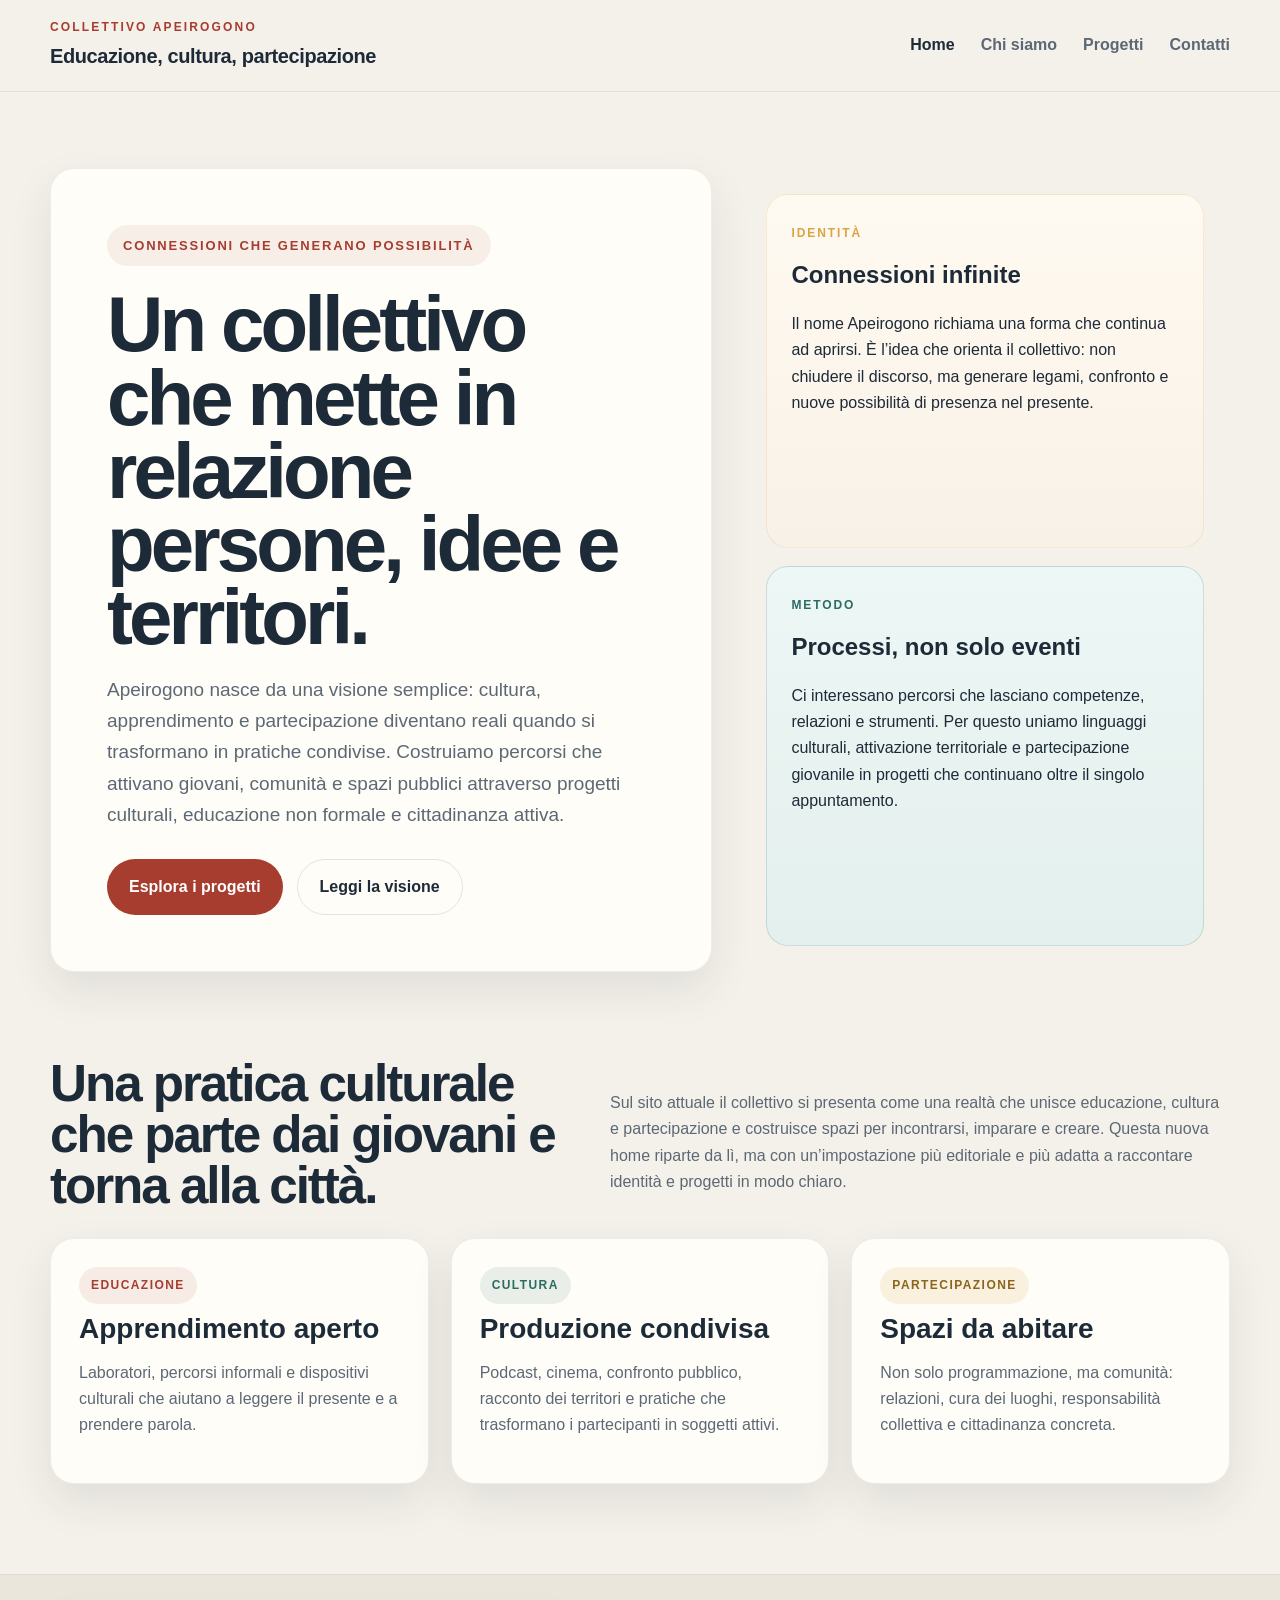
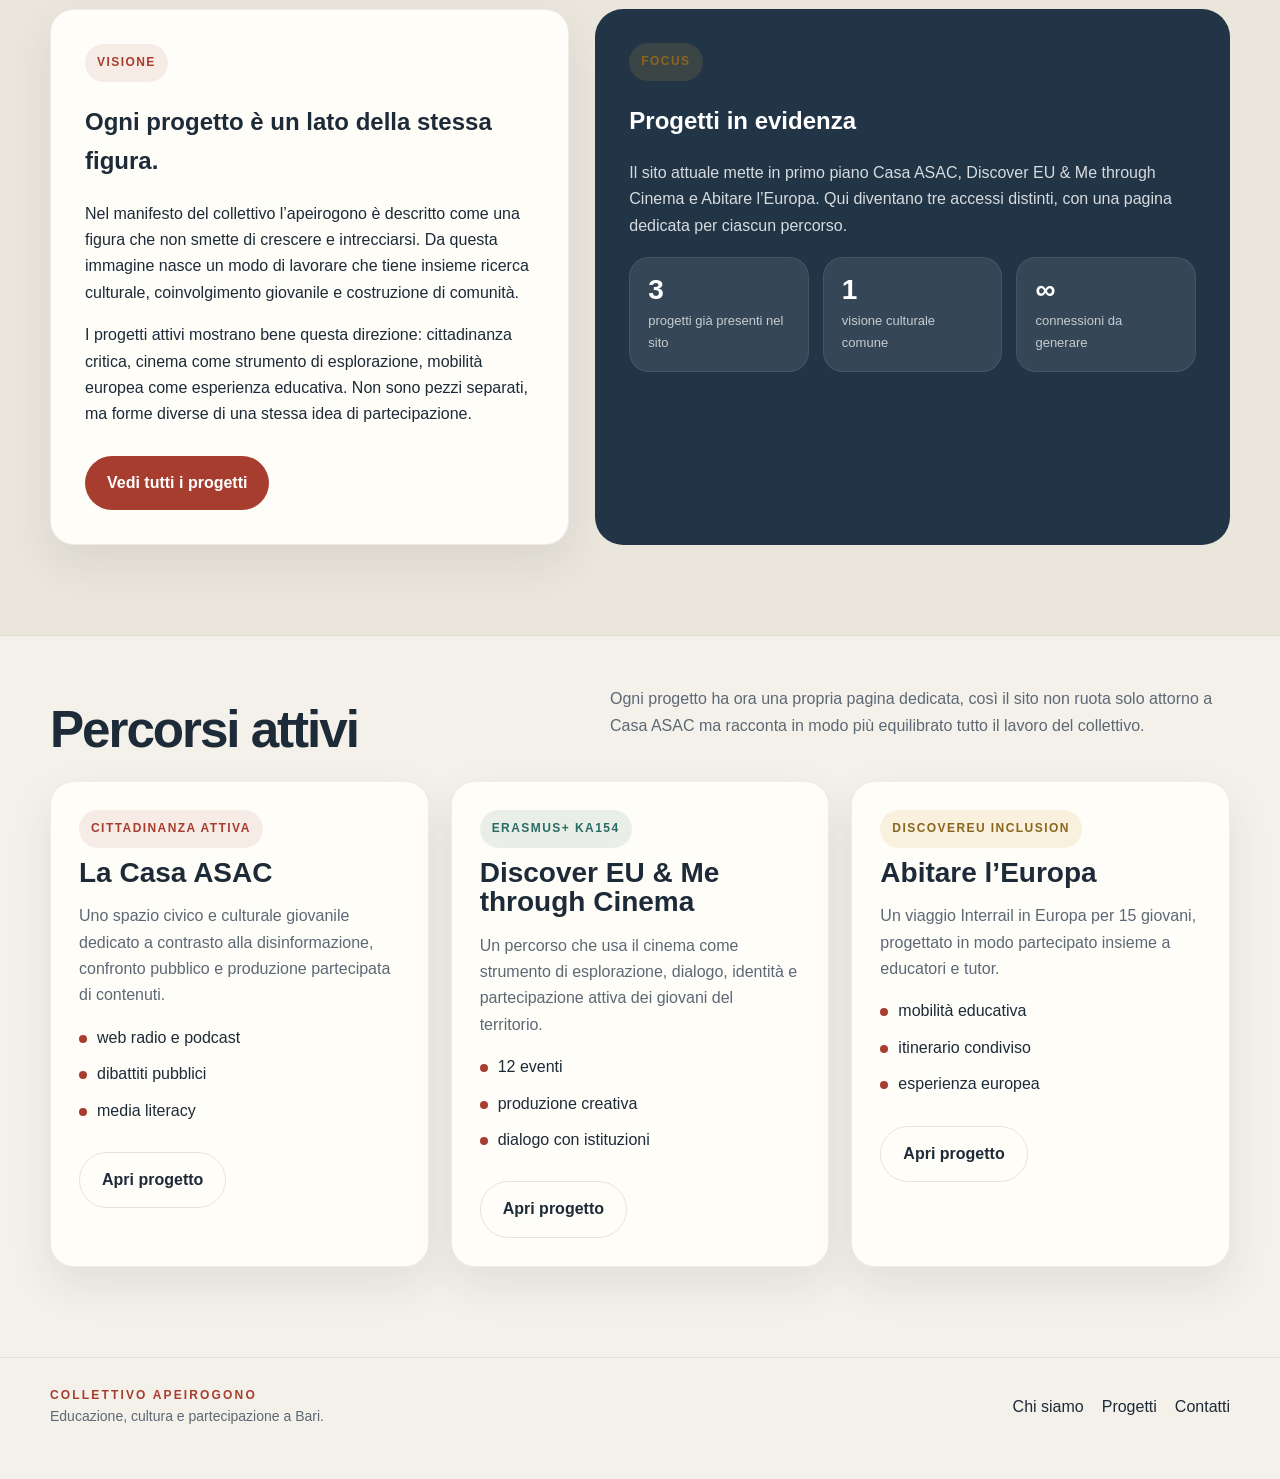
<file: index.html>
<!DOCTYPE html>
<html lang="it">
<head>
  <meta charset="UTF-8" />
  <meta name="viewport" content="width=device-width, initial-scale=1.0" />
  <title>Collettivo Apeirogono</title>
  <meta name="description" content="Collettivo Apeirogono: educazione, cultura e partecipazione. Progetti, percorsi europei e spazi di cittadinanza attiva a Bari." />
  <link rel="stylesheet" href="styles.css" />
</head>
<body>
  <header class="site-header">
    <div class="container navbar">
      <a href="index.html" class="brand">
        <span class="brand-kicker">Collettivo Apeirogono</span>
        <span class="brand-title">Educazione, cultura, partecipazione</span>
      </a>
      <button class="nav-toggle" aria-label="Apri menu">☰</button>
      <nav class="nav-links">
        <a href="index.html" class="active">Home</a>
        <a href="chi-siamo.html">Chi siamo</a>
        <a href="progetti.html">Progetti</a>
        <a href="contatti.html">Contatti</a>
      </nav>
    </div>
  </header>

  <main>
    <section class="hero">
      <div class="container hero-grid">
        <div class="panel hero-main">
          <span class="eyebrow">Connessioni che generano possibilità</span>
          <h1>Un collettivo che mette in relazione persone, idee e territori.</h1>
          <p class="lead">
            Apeirogono nasce da una visione semplice: cultura, apprendimento e partecipazione diventano reali quando si trasformano in pratiche condivise. Costruiamo percorsi che attivano giovani, comunità e spazi pubblici attraverso progetti culturali, educazione non formale e cittadinanza attiva.
          </p>
          <div class="actions">
            <a class="btn primary" href="progetti.html">Esplora i progetti</a>
            <a class="btn secondary" href="chi-siamo.html">Leggi la visione</a>
          </div>
        </div>
        <div class="hero-side">
          <div class="info-card">
            <span class="small-kicker gold">Identità</span>
            <h3>Connessioni infinite</h3>
            <p>
              Il nome Apeirogono richiama una forma che continua ad aprirsi. È l’idea che orienta il collettivo: non chiudere il discorso, ma generare legami, confronto e nuove possibilità di presenza nel presente.
            </p>
          </div>
          <div class="info-card teal">
            <span class="small-kicker teal">Metodo</span>
            <h3>Processi, non solo eventi</h3>
            <p>
              Ci interessano percorsi che lasciano competenze, relazioni e strumenti. Per questo uniamo linguaggi culturali, attivazione territoriale e partecipazione giovanile in progetti che continuano oltre il singolo appuntamento.
            </p>
          </div>
        </div>
      </div>
    </section>

    <section class="section">
      <div class="container">
        <div class="section-head">
          <h2>Una pratica culturale che parte dai giovani e torna alla città.</h2>
          <p>
            Sul sito attuale il collettivo si presenta come una realtà che unisce educazione, cultura e partecipazione e costruisce spazi per incontrarsi, imparare e creare. Questa nuova home riparte da lì, ma con un’impostazione più editoriale e più adatta a raccontare identità e progetti in modo chiaro.
          </p>
        </div>
        <div class="grid-3">
          <article class="card">
            <div class="card-body">
              <span class="tag coral">Educazione</span>
              <h3>Apprendimento aperto</h3>
              <p>Laboratori, percorsi informali e dispositivi culturali che aiutano a leggere il presente e a prendere parola.</p>
            </div>
          </article>
          <article class="card">
            <div class="card-body">
              <span class="tag teal">Cultura</span>
              <h3>Produzione condivisa</h3>
              <p>Podcast, cinema, confronto pubblico, racconto dei territori e pratiche che trasformano i partecipanti in soggetti attivi.</p>
            </div>
          </article>
          <article class="card">
            <div class="card-body">
              <span class="tag gold">Partecipazione</span>
              <h3>Spazi da abitare</h3>
              <p>Non solo programmazione, ma comunità: relazioni, cura dei luoghi, responsabilità collettiva e cittadinanza concreta.</p>
            </div>
          </article>
        </div>
      </div>
    </section>

    <section class="section alt-band">
      <div class="container editorial">
        <div class="panel editorial-copy">
          <span class="tag coral">Visione</span>
          <h2>Ogni progetto è un lato della stessa figura.</h2>
          <p>
            Nel manifesto del collettivo l’apeirogono è descritto come una figura che non smette di crescere e intrecciarsi. Da questa immagine nasce un modo di lavorare che tiene insieme ricerca culturale, coinvolgimento giovanile e costruzione di comunità.
          </p>
          <p>
            I progetti attivi mostrano bene questa direzione: cittadinanza critica, cinema come strumento di esplorazione, mobilità europea come esperienza educativa. Non sono pezzi separati, ma forme diverse di una stessa idea di partecipazione.
          </p>
          <div class="actions">
            <a class="btn primary" href="progetti.html">Vedi tutti i progetti</a>
          </div>
        </div>
        <div class="editorial-panel">
          <span class="tag gold">Focus</span>
          <h2>Progetti in evidenza</h2>
          <p>
            Il sito attuale mette in primo piano Casa ASAC, Discover EU &amp; Me through Cinema e Abitare l’Europa. Qui diventano tre accessi distinti, con una pagina dedicata per ciascun percorso.
          </p>
          <div class="metrics">
            <div class="metric"><strong>3</strong><span>progetti già presenti nel sito</span></div>
            <div class="metric"><strong>1</strong><span>visione culturale comune</span></div>
            <div class="metric"><strong>∞</strong><span>connessioni da generare</span></div>
          </div>
        </div>
      </div>
    </section>

    <section class="section">
      <div class="container">
        <div class="section-head">
          <h2>Percorsi attivi</h2>
          <p>Ogni progetto ha ora una propria pagina dedicata, così il sito non ruota solo attorno a Casa ASAC ma racconta in modo più equilibrato tutto il lavoro del collettivo.</p>
        </div>
        <div class="grid-3">
          <article class="card">
            <div class="card-body">
              <span class="tag coral">Cittadinanza attiva</span>
              <h3>La Casa ASAC</h3>
              <p>Uno spazio civico e culturale giovanile dedicato a contrasto alla disinformazione, confronto pubblico e produzione partecipata di contenuti.</p>
              <ul class="list">
                <li>web radio e podcast</li>
                <li>dibattiti pubblici</li>
                <li>media literacy</li>
              </ul>
              <div class="actions"><a class="btn secondary" href="progetto-casa-asac.html">Apri progetto</a></div>
            </div>
          </article>
          <article class="card">
            <div class="card-body">
              <span class="tag teal">Erasmus+ KA154</span>
              <h3>Discover EU &amp; Me through Cinema</h3>
              <p>Un percorso che usa il cinema come strumento di esplorazione, dialogo, identità e partecipazione attiva dei giovani del territorio.</p>
              <ul class="list">
                <li>12 eventi</li>
                <li>produzione creativa</li>
                <li>dialogo con istituzioni</li>
              </ul>
              <div class="actions"><a class="btn secondary" href="progetto-discover-eu.html">Apri progetto</a></div>
            </div>
          </article>
          <article class="card">
            <div class="card-body">
              <span class="tag gold">DiscoverEU Inclusion</span>
              <h3>Abitare l’Europa</h3>
              <p>Un viaggio Interrail in Europa per 15 giovani, progettato in modo partecipato insieme a educatori e tutor.</p>
              <ul class="list">
                <li>mobilità educativa</li>
                <li>itinerario condiviso</li>
                <li>esperienza europea</li>
              </ul>
              <div class="actions"><a class="btn secondary" href="progetto-abitare-europa.html">Apri progetto</a></div>
            </div>
          </article>
        </div>
      </div>
    </section>
  </main>

  <footer class="footer">
    <div class="container footer-grid">
      <div>
        <div class="brand-kicker">Collettivo Apeirogono</div>
        <div class="notice">Educazione, cultura e partecipazione a Bari.</div>
      </div>
      <nav class="footer-nav">
        <a href="chi-siamo.html">Chi siamo</a>
        <a href="progetti.html">Progetti</a>
        <a href="contatti.html">Contatti</a>
      </nav>
    </div>
  </footer>
  <script src="script.js"></script>
</body>
</html>
</file>
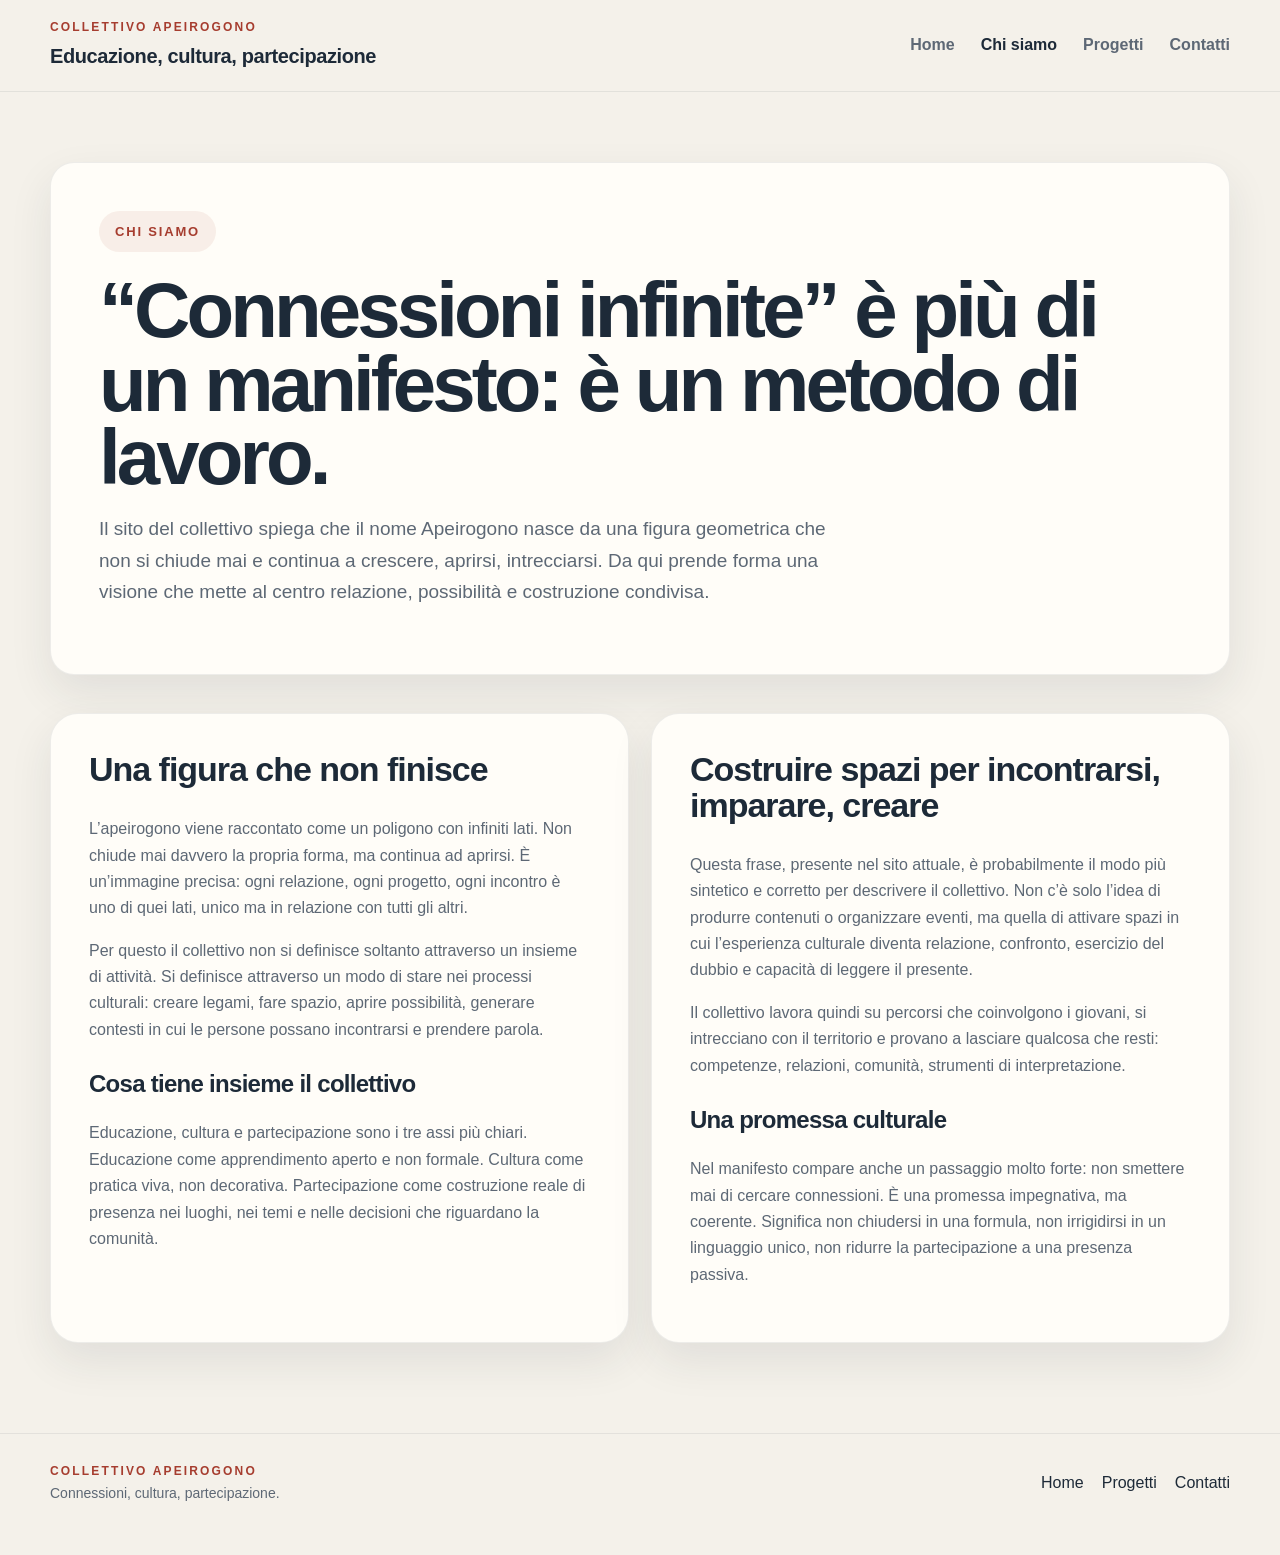
<file: chi-siamo.html>
<!DOCTYPE html>
<html lang="it">
<head>
  <meta charset="UTF-8" />
  <meta name="viewport" content="width=device-width, initial-scale=1.0" />
  <title>Chi siamo — Collettivo Apeirogono</title>
  <link rel="stylesheet" href="styles.css" />
</head>
<body>
  <header class="site-header">
    <div class="container navbar">
      <a href="index.html" class="brand">
        <span class="brand-kicker">Collettivo Apeirogono</span>
        <span class="brand-title">Educazione, cultura, partecipazione</span>
      </a>
      <button class="nav-toggle" aria-label="Apri menu">☰</button>
      <nav class="nav-links">
        <a href="index.html">Home</a>
        <a href="chi-siamo.html" class="active">Chi siamo</a>
        <a href="progetti.html">Progetti</a>
        <a href="contatti.html">Contatti</a>
      </nav>
    </div>
  </header>

  <main>
    <section class="page-hero">
      <div class="container">
        <div class="panel">
          <span class="eyebrow">Chi siamo</span>
          <h1>“Connessioni infinite” è più di un manifesto: è un metodo di lavoro.</h1>
          <p class="lead">
            Il sito del collettivo spiega che il nome Apeirogono nasce da una figura geometrica che non si chiude mai e continua a crescere, aprirsi, intrecciarsi. Da qui prende forma una visione che mette al centro relazione, possibilità e costruzione condivisa.
          </p>
        </div>
      </div>
    </section>

    <section class="content">
      <div class="container grid-2">
        <article class="prose">
          <h2>Una figura che non finisce</h2>
          <p>
            L’apeirogono viene raccontato come un poligono con infiniti lati. Non chiude mai davvero la propria forma, ma continua ad aprirsi. È un’immagine precisa: ogni relazione, ogni progetto, ogni incontro è uno di quei lati, unico ma in relazione con tutti gli altri.
          </p>
          <p>
            Per questo il collettivo non si definisce soltanto attraverso un insieme di attività. Si definisce attraverso un modo di stare nei processi culturali: creare legami, fare spazio, aprire possibilità, generare contesti in cui le persone possano incontrarsi e prendere parola.
          </p>
          <h3>Cosa tiene insieme il collettivo</h3>
          <p>
            Educazione, cultura e partecipazione sono i tre assi più chiari. Educazione come apprendimento aperto e non formale. Cultura come pratica viva, non decorativa. Partecipazione come costruzione reale di presenza nei luoghi, nei temi e nelle decisioni che riguardano la comunità.
          </p>
        </article>

        <article class="prose">
          <h2>Costruire spazi per incontrarsi, imparare, creare</h2>
          <p>
            Questa frase, presente nel sito attuale, è probabilmente il modo più sintetico e corretto per descrivere il collettivo. Non c’è solo l’idea di produrre contenuti o organizzare eventi, ma quella di attivare spazi in cui l’esperienza culturale diventa relazione, confronto, esercizio del dubbio e capacità di leggere il presente.
          </p>
          <p>
            Il collettivo lavora quindi su percorsi che coinvolgono i giovani, si intrecciano con il territorio e provano a lasciare qualcosa che resti: competenze, relazioni, comunità, strumenti di interpretazione.
          </p>
          <h3>Una promessa culturale</h3>
          <p>
            Nel manifesto compare anche un passaggio molto forte: non smettere mai di cercare connessioni. È una promessa impegnativa, ma coerente. Significa non chiudersi in una formula, non irrigidirsi in un linguaggio unico, non ridurre la partecipazione a una presenza passiva.
          </p>
        </article>
      </div>
    </section>
  </main>

  <footer class="footer">
    <div class="container footer-grid">
      <div>
        <div class="brand-kicker">Collettivo Apeirogono</div>
        <div class="notice">Connessioni, cultura, partecipazione.</div>
      </div>
      <nav class="footer-nav">
        <a href="index.html">Home</a>
        <a href="progetti.html">Progetti</a>
        <a href="contatti.html">Contatti</a>
      </nav>
    </div>
  </footer>
  <script src="script.js"></script>
</body>
</html>
</file>
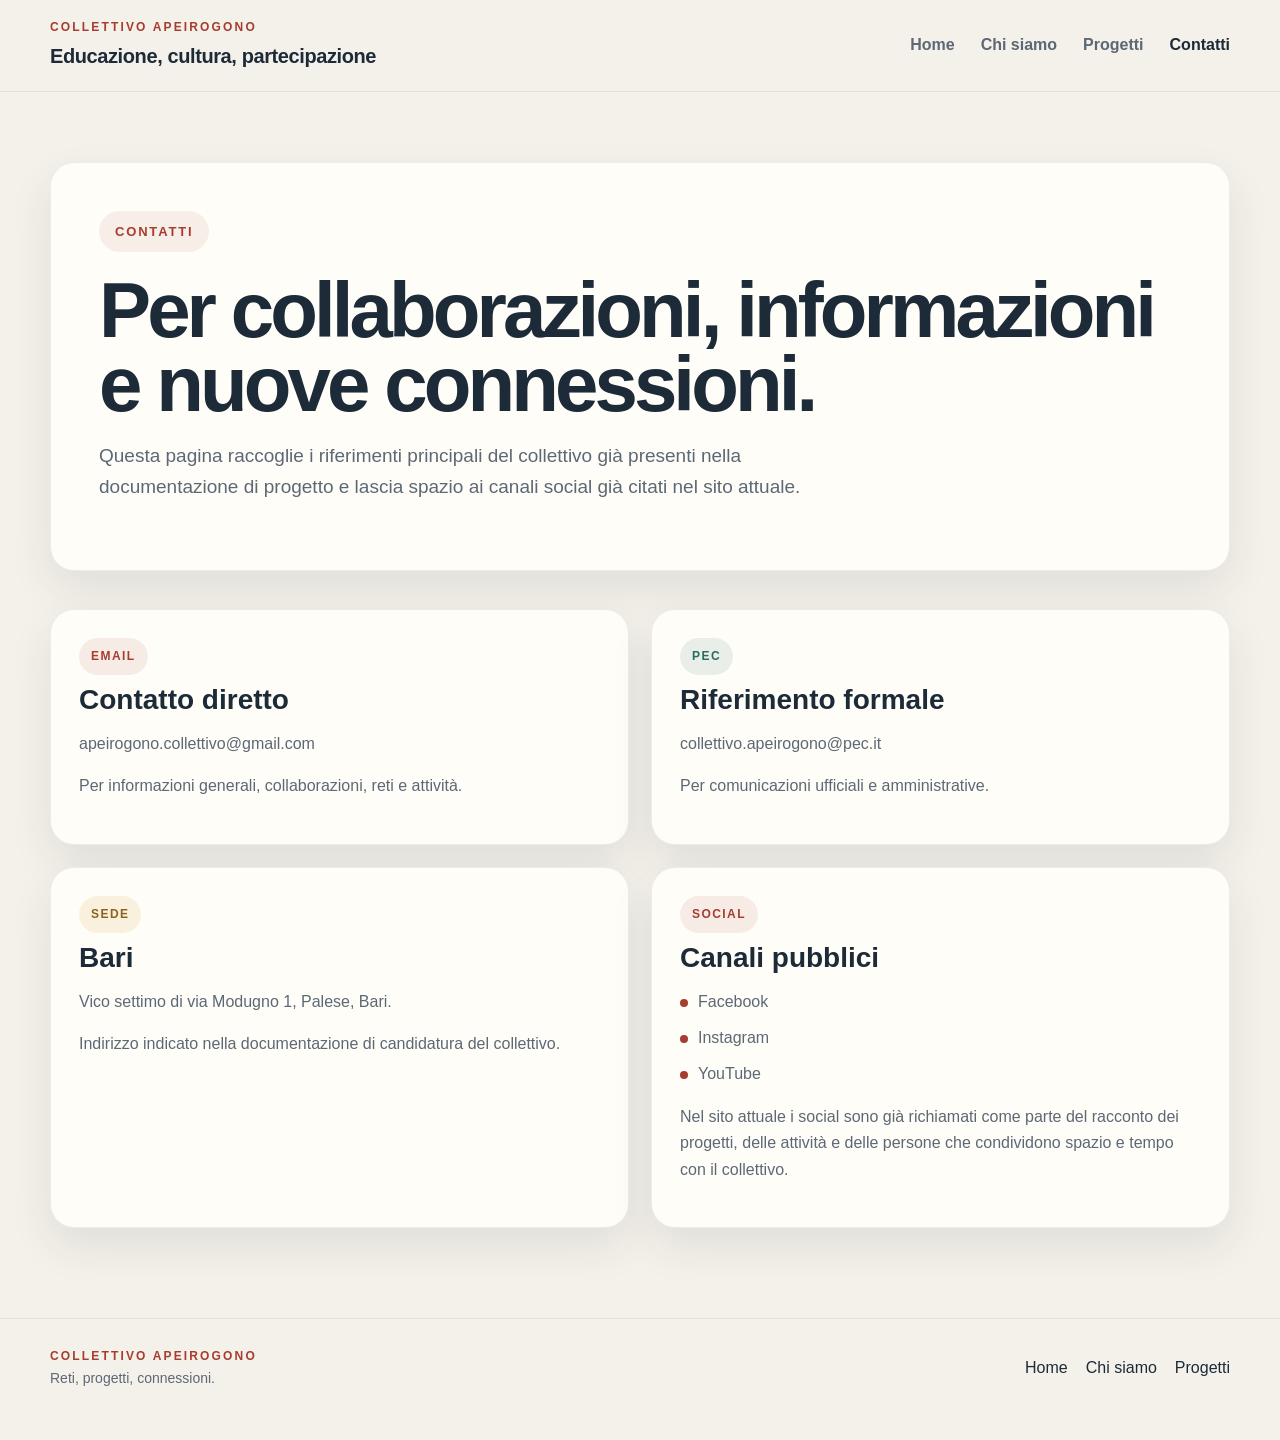
<file: contatti.html>
<!DOCTYPE html>
<html lang="it">
<head>
  <meta charset="UTF-8" />
  <meta name="viewport" content="width=device-width, initial-scale=1.0" />
  <title>Contatti — Collettivo Apeirogono</title>
  <link rel="stylesheet" href="styles.css" />
</head>
<body>
  <header class="site-header">
    <div class="container navbar">
      <a href="index.html" class="brand">
        <span class="brand-kicker">Collettivo Apeirogono</span>
        <span class="brand-title">Educazione, cultura, partecipazione</span>
      </a>
      <button class="nav-toggle" aria-label="Apri menu">☰</button>
      <nav class="nav-links">
        <a href="index.html">Home</a>
        <a href="chi-siamo.html">Chi siamo</a>
        <a href="progetti.html">Progetti</a>
        <a href="contatti.html" class="active">Contatti</a>
      </nav>
    </div>
  </header>

  <main>
    <section class="page-hero">
      <div class="container">
        <div class="panel">
          <span class="eyebrow">Contatti</span>
          <h1>Per collaborazioni, informazioni e nuove connessioni.</h1>
          <p class="lead">
            Questa pagina raccoglie i riferimenti principali del collettivo già presenti nella documentazione di progetto e lascia spazio ai canali social già citati nel sito attuale.
          </p>
        </div>
      </div>
    </section>

    <section class="content">
      <div class="container contact-grid">
        <article class="card contact-card">
          <span class="tag coral">Email</span>
          <h3>Contatto diretto</h3>
          <p><a href="mailto:apeirogono.collettivo@gmail.com">apeirogono.collettivo@gmail.com</a></p>
          <p>Per informazioni generali, collaborazioni, reti e attività.</p>
        </article>
        <article class="card contact-card">
          <span class="tag teal">PEC</span>
          <h3>Riferimento formale</h3>
          <p><a href="mailto:collettivo.apeirogono@pec.it">collettivo.apeirogono@pec.it</a></p>
          <p>Per comunicazioni ufficiali e amministrative.</p>
        </article>
        <article class="card contact-card">
          <span class="tag gold">Sede</span>
          <h3>Bari</h3>
          <p>Vico settimo di via Modugno 1, Palese, Bari.</p>
          <p>Indirizzo indicato nella documentazione di candidatura del collettivo.</p>
        </article>
        <article class="card contact-card">
          <span class="tag coral">Social</span>
          <h3>Canali pubblici</h3>
          <ul class="list">
            <li>Facebook</li>
            <li>Instagram</li>
            <li>YouTube</li>
          </ul>
          <p>Nel sito attuale i social sono già richiamati come parte del racconto dei progetti, delle attività e delle persone che condividono spazio e tempo con il collettivo.</p>
        </article>
      </div>
    </section>
  </main>

  <footer class="footer">
    <div class="container footer-grid">
      <div>
        <div class="brand-kicker">Collettivo Apeirogono</div>
        <div class="notice">Reti, progetti, connessioni.</div>
      </div>
      <nav class="footer-nav">
        <a href="index.html">Home</a>
        <a href="chi-siamo.html">Chi siamo</a>
        <a href="progetti.html">Progetti</a>
      </nav>
    </div>
  </footer>
  <script src="script.js"></script>
</body>
</html>
</file>
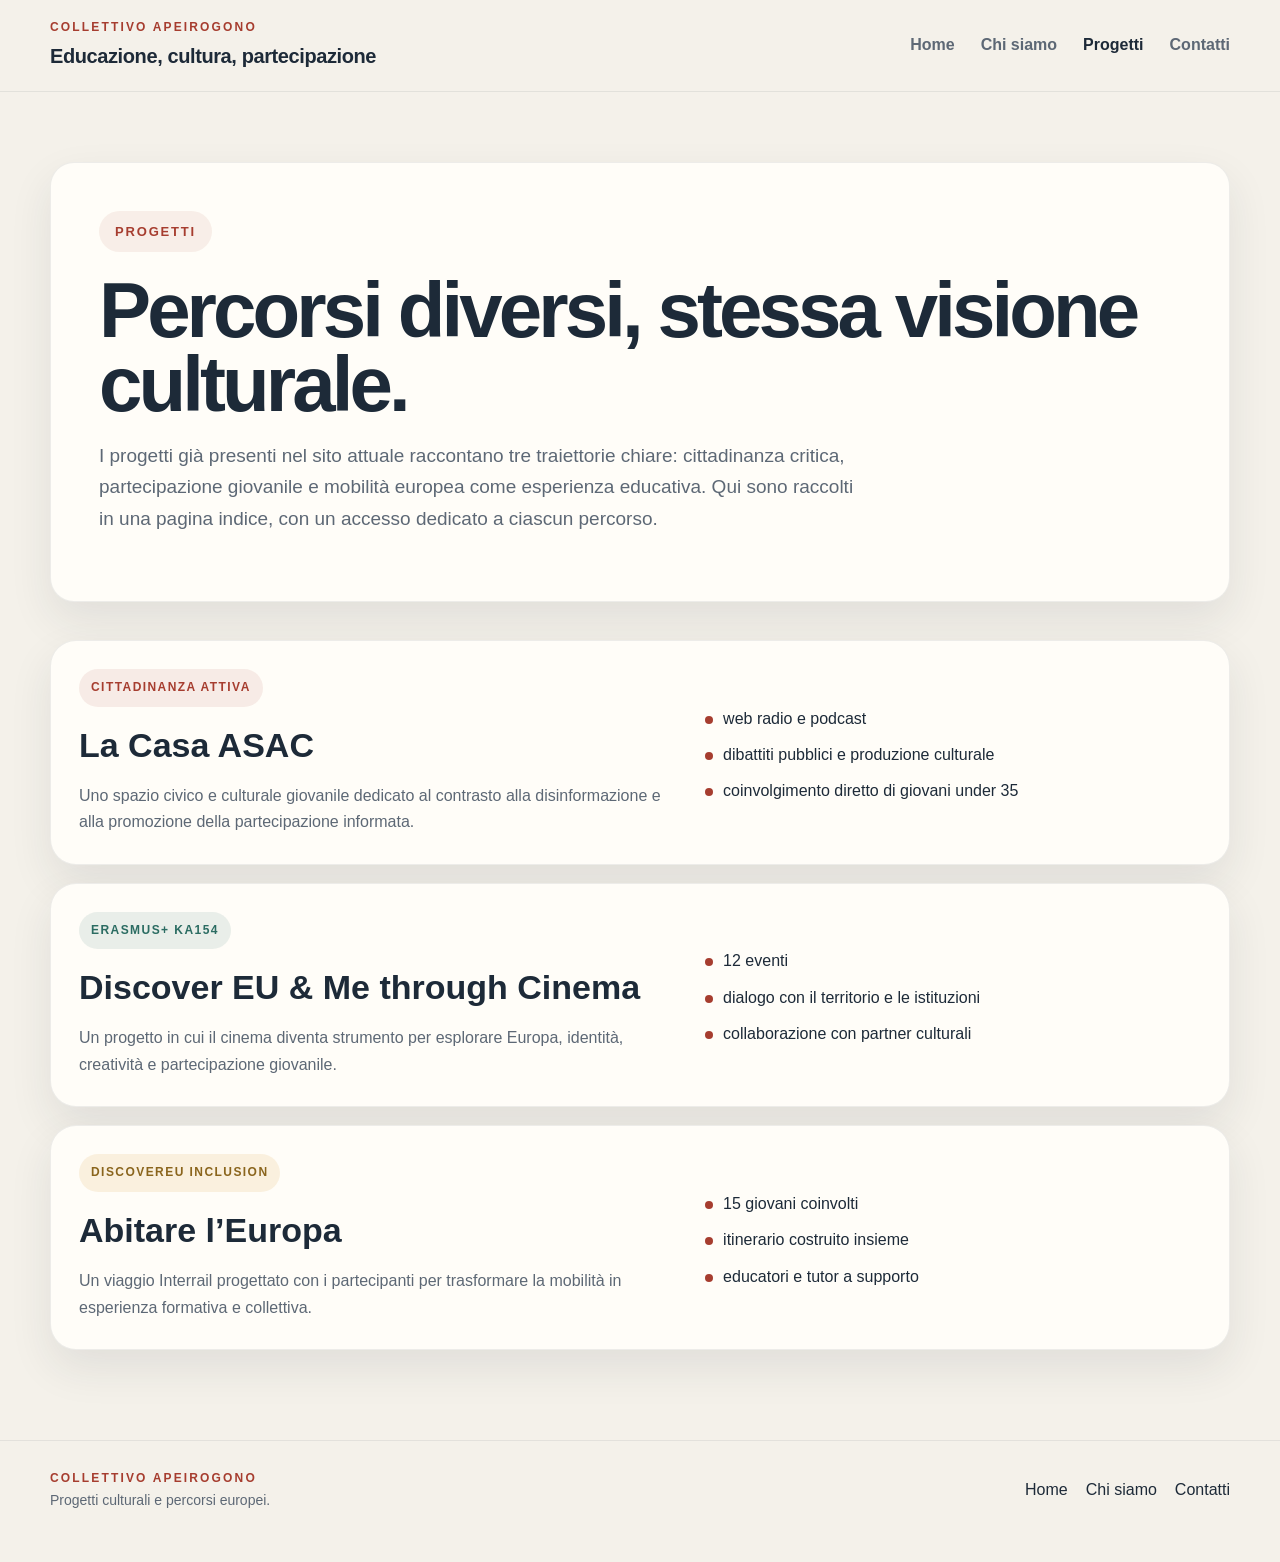
<file: progetti.html>
<!DOCTYPE html>
<html lang="it">
<head>
  <meta charset="UTF-8" />
  <meta name="viewport" content="width=device-width, initial-scale=1.0" />
  <title>Progetti — Collettivo Apeirogono</title>
  <link rel="stylesheet" href="styles.css" />
</head>
<body>
  <header class="site-header">
    <div class="container navbar">
      <a href="index.html" class="brand">
        <span class="brand-kicker">Collettivo Apeirogono</span>
        <span class="brand-title">Educazione, cultura, partecipazione</span>
      </a>
      <button class="nav-toggle" aria-label="Apri menu">☰</button>
      <nav class="nav-links">
        <a href="index.html">Home</a>
        <a href="chi-siamo.html">Chi siamo</a>
        <a href="progetti.html" class="active">Progetti</a>
        <a href="contatti.html">Contatti</a>
      </nav>
    </div>
  </header>

  <main>
    <section class="page-hero">
      <div class="container">
        <div class="panel">
          <span class="eyebrow">Progetti</span>
          <h1>Percorsi diversi, stessa visione culturale.</h1>
          <p class="lead">
            I progetti già presenti nel sito attuale raccontano tre traiettorie chiare: cittadinanza critica, partecipazione giovanile e mobilità europea come esperienza educativa. Qui sono raccolti in una pagina indice, con un accesso dedicato a ciascun percorso.
          </p>
        </div>
      </div>
    </section>

    <section class="content">
      <div class="container project-index">
        <a class="project-link" href="progetto-casa-asac.html">
          <div>
            <span class="tag coral">Cittadinanza attiva</span>
            <h3>La Casa ASAC</h3>
            <p>Uno spazio civico e culturale giovanile dedicato al contrasto alla disinformazione e alla promozione della partecipazione informata.</p>
          </div>
          <div>
            <ul class="list">
              <li>web radio e podcast</li>
              <li>dibattiti pubblici e produzione culturale</li>
              <li>coinvolgimento diretto di giovani under 35</li>
            </ul>
          </div>
        </a>

        <a class="project-link" href="progetto-discover-eu.html">
          <div>
            <span class="tag teal">Erasmus+ KA154</span>
            <h3>Discover EU &amp; Me through Cinema</h3>
            <p>Un progetto in cui il cinema diventa strumento per esplorare Europa, identità, creatività e partecipazione giovanile.</p>
          </div>
          <div>
            <ul class="list">
              <li>12 eventi</li>
              <li>dialogo con il territorio e le istituzioni</li>
              <li>collaborazione con partner culturali</li>
            </ul>
          </div>
        </a>

        <a class="project-link" href="progetto-abitare-europa.html">
          <div>
            <span class="tag gold">DiscoverEU Inclusion</span>
            <h3>Abitare l’Europa</h3>
            <p>Un viaggio Interrail progettato con i partecipanti per trasformare la mobilità in esperienza formativa e collettiva.</p>
          </div>
          <div>
            <ul class="list">
              <li>15 giovani coinvolti</li>
              <li>itinerario costruito insieme</li>
              <li>educatori e tutor a supporto</li>
            </ul>
          </div>
        </a>
      </div>
    </section>
  </main>

  <footer class="footer">
    <div class="container footer-grid">
      <div>
        <div class="brand-kicker">Collettivo Apeirogono</div>
        <div class="notice">Progetti culturali e percorsi europei.</div>
      </div>
      <nav class="footer-nav">
        <a href="index.html">Home</a>
        <a href="chi-siamo.html">Chi siamo</a>
        <a href="contatti.html">Contatti</a>
      </nav>
    </div>
  </footer>
  <script src="script.js"></script>
</body>
</html>
</file>
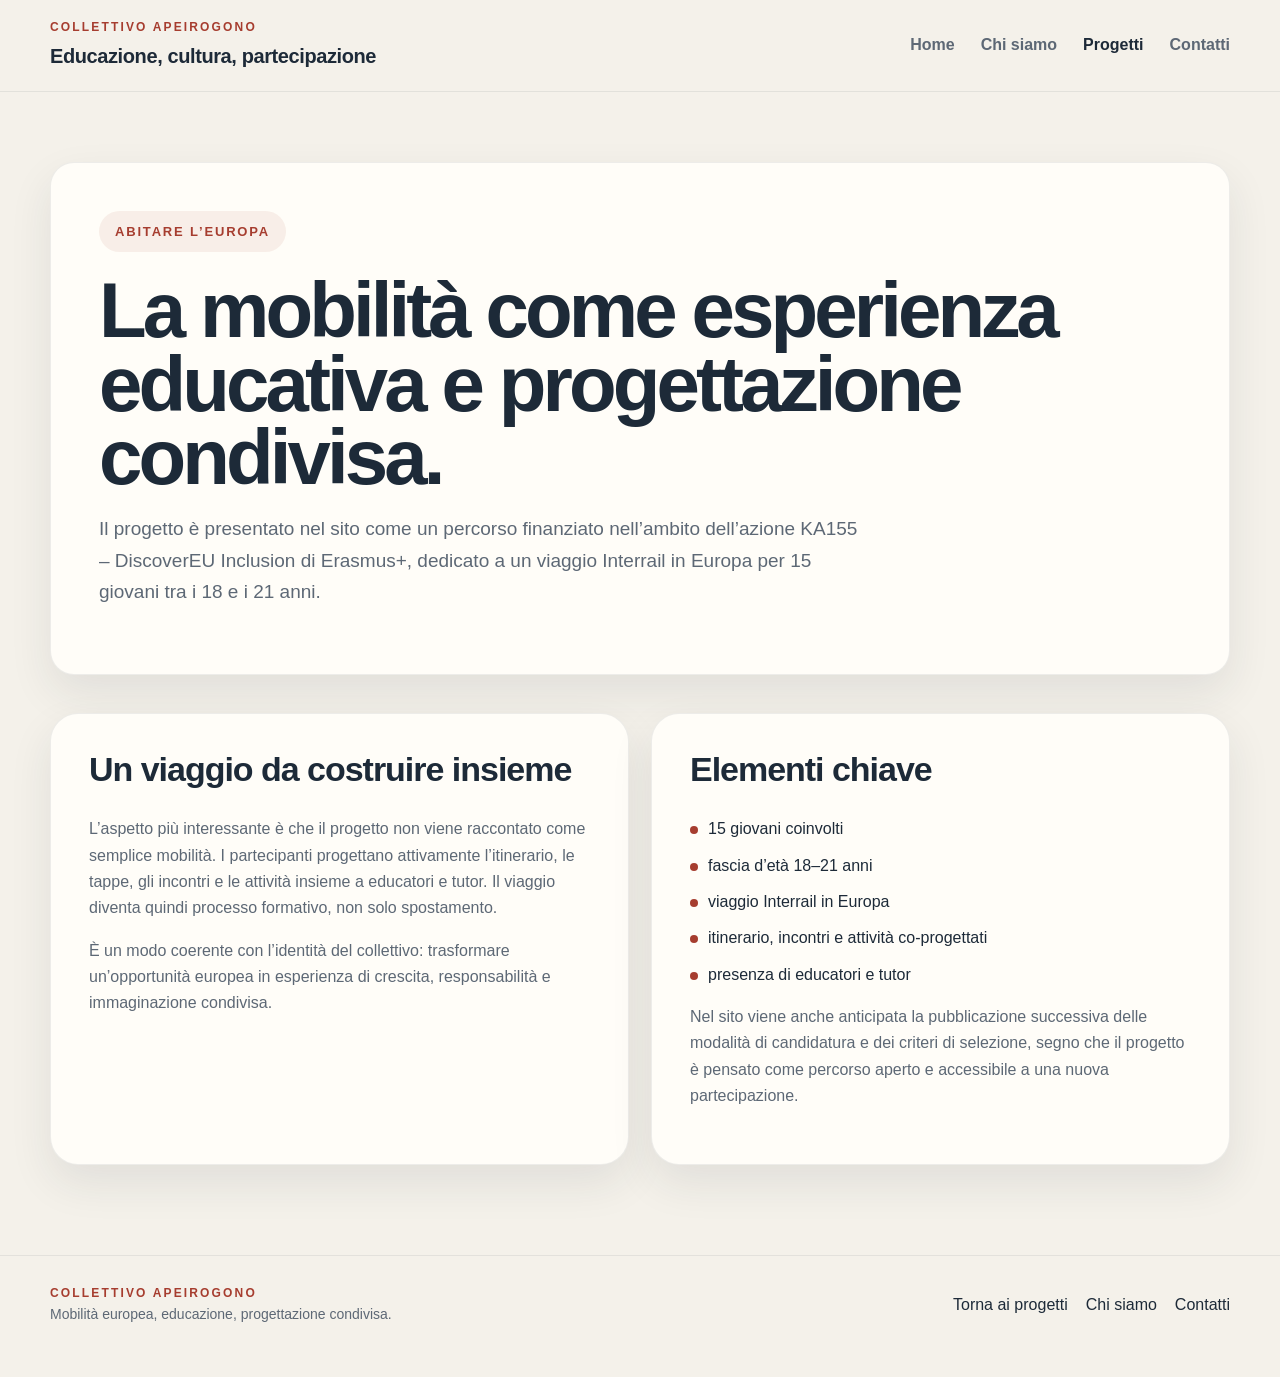
<file: progetto-abitare-europa.html>
<!DOCTYPE html>
<html lang="it">
<head>
  <meta charset="UTF-8" />
  <meta name="viewport" content="width=device-width, initial-scale=1.0" />
  <title>Abitare l’Europa — Collettivo Apeirogono</title>
  <link rel="stylesheet" href="styles.css" />
</head>
<body>
  <header class="site-header">
    <div class="container navbar">
      <a href="index.html" class="brand">
        <span class="brand-kicker">Collettivo Apeirogono</span>
        <span class="brand-title">Educazione, cultura, partecipazione</span>
      </a>
      <button class="nav-toggle" aria-label="Apri menu">☰</button>
      <nav class="nav-links">
        <a href="index.html">Home</a>
        <a href="chi-siamo.html">Chi siamo</a>
        <a href="progetti.html" class="active">Progetti</a>
        <a href="contatti.html">Contatti</a>
      </nav>
    </div>
  </header>

  <main>
    <section class="page-hero">
      <div class="container">
        <div class="panel">
          <span class="eyebrow">Abitare l’Europa</span>
          <h1>La mobilità come esperienza educativa e progettazione condivisa.</h1>
          <p class="lead">
            Il progetto è presentato nel sito come un percorso finanziato nell’ambito dell’azione KA155 – DiscoverEU Inclusion di Erasmus+, dedicato a un viaggio Interrail in Europa per 15 giovani tra i 18 e i 21 anni.
          </p>
        </div>
      </div>
    </section>

    <section class="content">
      <div class="container grid-2">
        <article class="prose">
          <h2>Un viaggio da costruire insieme</h2>
          <p>
            L’aspetto più interessante è che il progetto non viene raccontato come semplice mobilità. I partecipanti progettano attivamente l’itinerario, le tappe, gli incontri e le attività insieme a educatori e tutor. Il viaggio diventa quindi processo formativo, non solo spostamento.
          </p>
          <p>
            È un modo coerente con l’identità del collettivo: trasformare un’opportunità europea in esperienza di crescita, responsabilità e immaginazione condivisa.
          </p>
        </article>
        <article class="prose">
          <h2>Elementi chiave</h2>
          <ul class="list">
            <li>15 giovani coinvolti</li>
            <li>fascia d’età 18–21 anni</li>
            <li>viaggio Interrail in Europa</li>
            <li>itinerario, incontri e attività co-progettati</li>
            <li>presenza di educatori e tutor</li>
          </ul>
          <p>
            Nel sito viene anche anticipata la pubblicazione successiva delle modalità di candidatura e dei criteri di selezione, segno che il progetto è pensato come percorso aperto e accessibile a una nuova partecipazione.
          </p>
        </article>
      </div>
    </section>
  </main>

  <footer class="footer">
    <div class="container footer-grid">
      <div>
        <div class="brand-kicker">Collettivo Apeirogono</div>
        <div class="notice">Mobilità europea, educazione, progettazione condivisa.</div>
      </div>
      <nav class="footer-nav">
        <a href="progetti.html">Torna ai progetti</a>
        <a href="chi-siamo.html">Chi siamo</a>
        <a href="contatti.html">Contatti</a>
      </nav>
    </div>
  </footer>
  <script src="script.js"></script>
</body>
</html>
</file>
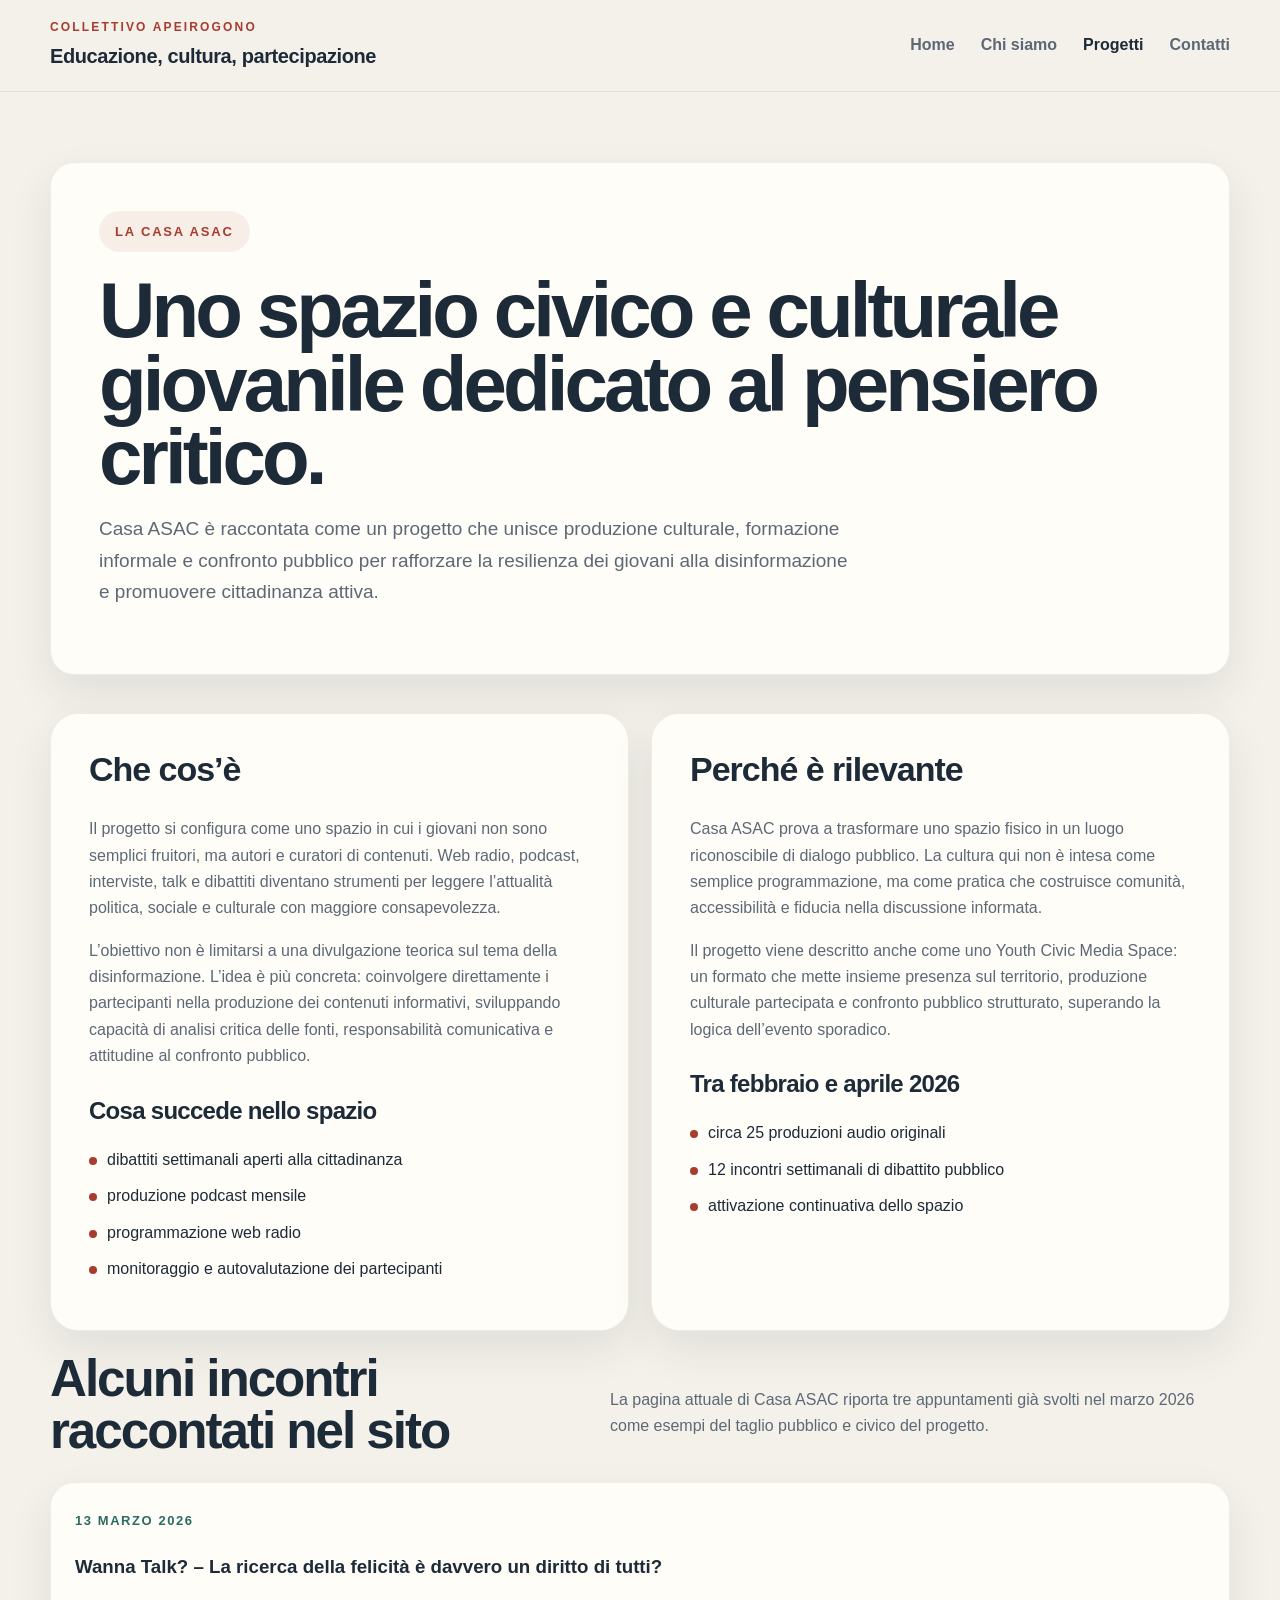
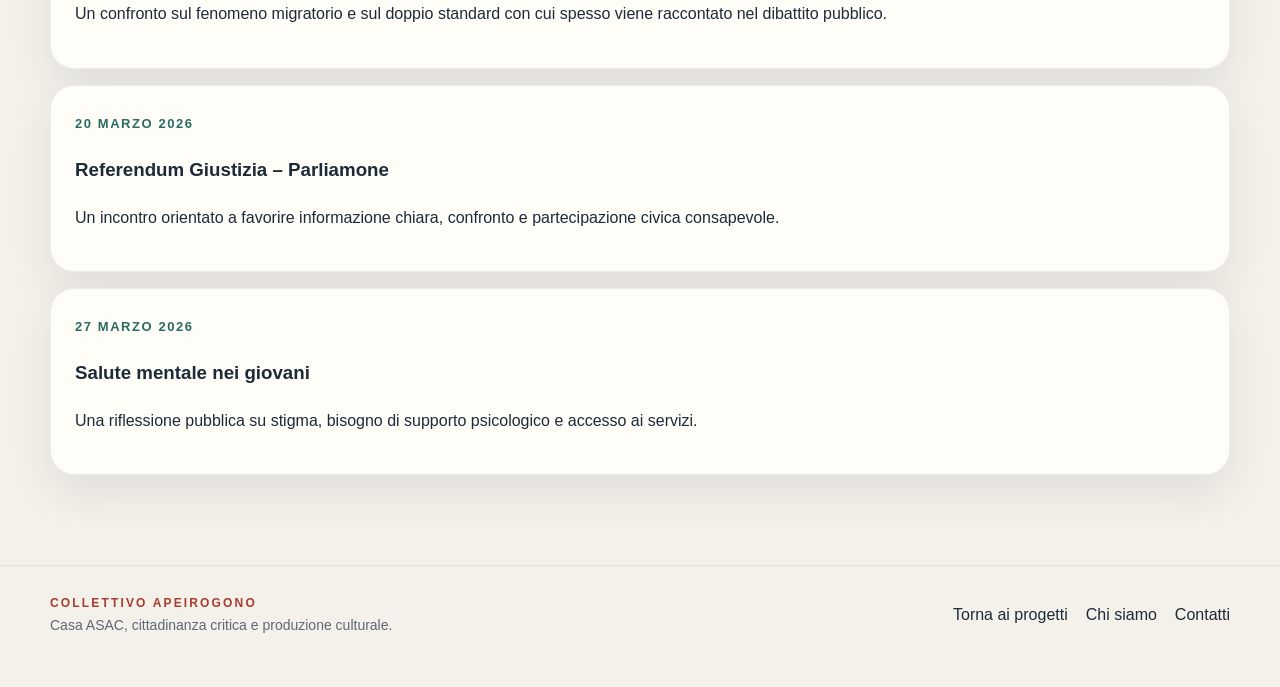
<file: progetto-casa-asac.html>
<!DOCTYPE html>
<html lang="it">
<head>
  <meta charset="UTF-8" />
  <meta name="viewport" content="width=device-width, initial-scale=1.0" />
  <title>La Casa ASAC — Collettivo Apeirogono</title>
  <link rel="stylesheet" href="styles.css" />
</head>
<body>
  <header class="site-header">
    <div class="container navbar">
      <a href="index.html" class="brand">
        <span class="brand-kicker">Collettivo Apeirogono</span>
        <span class="brand-title">Educazione, cultura, partecipazione</span>
      </a>
      <button class="nav-toggle" aria-label="Apri menu">☰</button>
      <nav class="nav-links">
        <a href="index.html">Home</a>
        <a href="chi-siamo.html">Chi siamo</a>
        <a href="progetti.html" class="active">Progetti</a>
        <a href="contatti.html">Contatti</a>
      </nav>
    </div>
  </header>

  <main>
    <section class="page-hero">
      <div class="container">
        <div class="panel">
          <span class="eyebrow">La Casa ASAC</span>
          <h1>Uno spazio civico e culturale giovanile dedicato al pensiero critico.</h1>
          <p class="lead">
            Casa ASAC è raccontata come un progetto che unisce produzione culturale, formazione informale e confronto pubblico per rafforzare la resilienza dei giovani alla disinformazione e promuovere cittadinanza attiva.
          </p>
        </div>
      </div>
    </section>

    <section class="content">
      <div class="container grid-2">
        <article class="prose">
          <h2>Che cos’è</h2>
          <p>
            Il progetto si configura come uno spazio in cui i giovani non sono semplici fruitori, ma autori e curatori di contenuti. Web radio, podcast, interviste, talk e dibattiti diventano strumenti per leggere l’attualità politica, sociale e culturale con maggiore consapevolezza.
          </p>
          <p>
            L’obiettivo non è limitarsi a una divulgazione teorica sul tema della disinformazione. L’idea è più concreta: coinvolgere direttamente i partecipanti nella produzione dei contenuti informativi, sviluppando capacità di analisi critica delle fonti, responsabilità comunicativa e attitudine al confronto pubblico.
          </p>
          <h3>Cosa succede nello spazio</h3>
          <ul class="list">
            <li>dibattiti settimanali aperti alla cittadinanza</li>
            <li>produzione podcast mensile</li>
            <li>programmazione web radio</li>
            <li>monitoraggio e autovalutazione dei partecipanti</li>
          </ul>
        </article>

        <article class="prose">
          <h2>Perché è rilevante</h2>
          <p>
            Casa ASAC prova a trasformare uno spazio fisico in un luogo riconoscibile di dialogo pubblico. La cultura qui non è intesa come semplice programmazione, ma come pratica che costruisce comunità, accessibilità e fiducia nella discussione informata.
          </p>
          <p>
            Il progetto viene descritto anche come uno Youth Civic Media Space: un formato che mette insieme presenza sul territorio, produzione culturale partecipata e confronto pubblico strutturato, superando la logica dell’evento sporadico.
          </p>
          <h3>Tra febbraio e aprile 2026</h3>
          <ul class="list">
            <li>circa 25 produzioni audio originali</li>
            <li>12 incontri settimanali di dibattito pubblico</li>
            <li>attivazione continuativa dello spazio</li>
          </ul>
        </article>
      </div>

      <div class="container" style="margin-top:22px;">
        <div class="section-head">
          <h2>Alcuni incontri raccontati nel sito</h2>
          <p>La pagina attuale di Casa ASAC riporta tre appuntamenti già svolti nel marzo 2026 come esempi del taglio pubblico e civico del progetto.</p>
        </div>
        <div class="timeline">
          <article class="timeline-item">
            <time>13 marzo 2026</time>
            <h3>Wanna Talk? – La ricerca della felicità è davvero un diritto di tutti?</h3>
            <p>Un confronto sul fenomeno migratorio e sul doppio standard con cui spesso viene raccontato nel dibattito pubblico.</p>
          </article>
          <article class="timeline-item">
            <time>20 marzo 2026</time>
            <h3>Referendum Giustizia – Parliamone</h3>
            <p>Un incontro orientato a favorire informazione chiara, confronto e partecipazione civica consapevole.</p>
          </article>
          <article class="timeline-item">
            <time>27 marzo 2026</time>
            <h3>Salute mentale nei giovani</h3>
            <p>Una riflessione pubblica su stigma, bisogno di supporto psicologico e accesso ai servizi.</p>
          </article>
        </div>
      </div>
    </section>
  </main>

  <footer class="footer">
    <div class="container footer-grid">
      <div>
        <div class="brand-kicker">Collettivo Apeirogono</div>
        <div class="notice">Casa ASAC, cittadinanza critica e produzione culturale.</div>
      </div>
      <nav class="footer-nav">
        <a href="progetti.html">Torna ai progetti</a>
        <a href="chi-siamo.html">Chi siamo</a>
        <a href="contatti.html">Contatti</a>
      </nav>
    </div>
  </footer>
  <script src="script.js"></script>
</body>
</html>
</file>
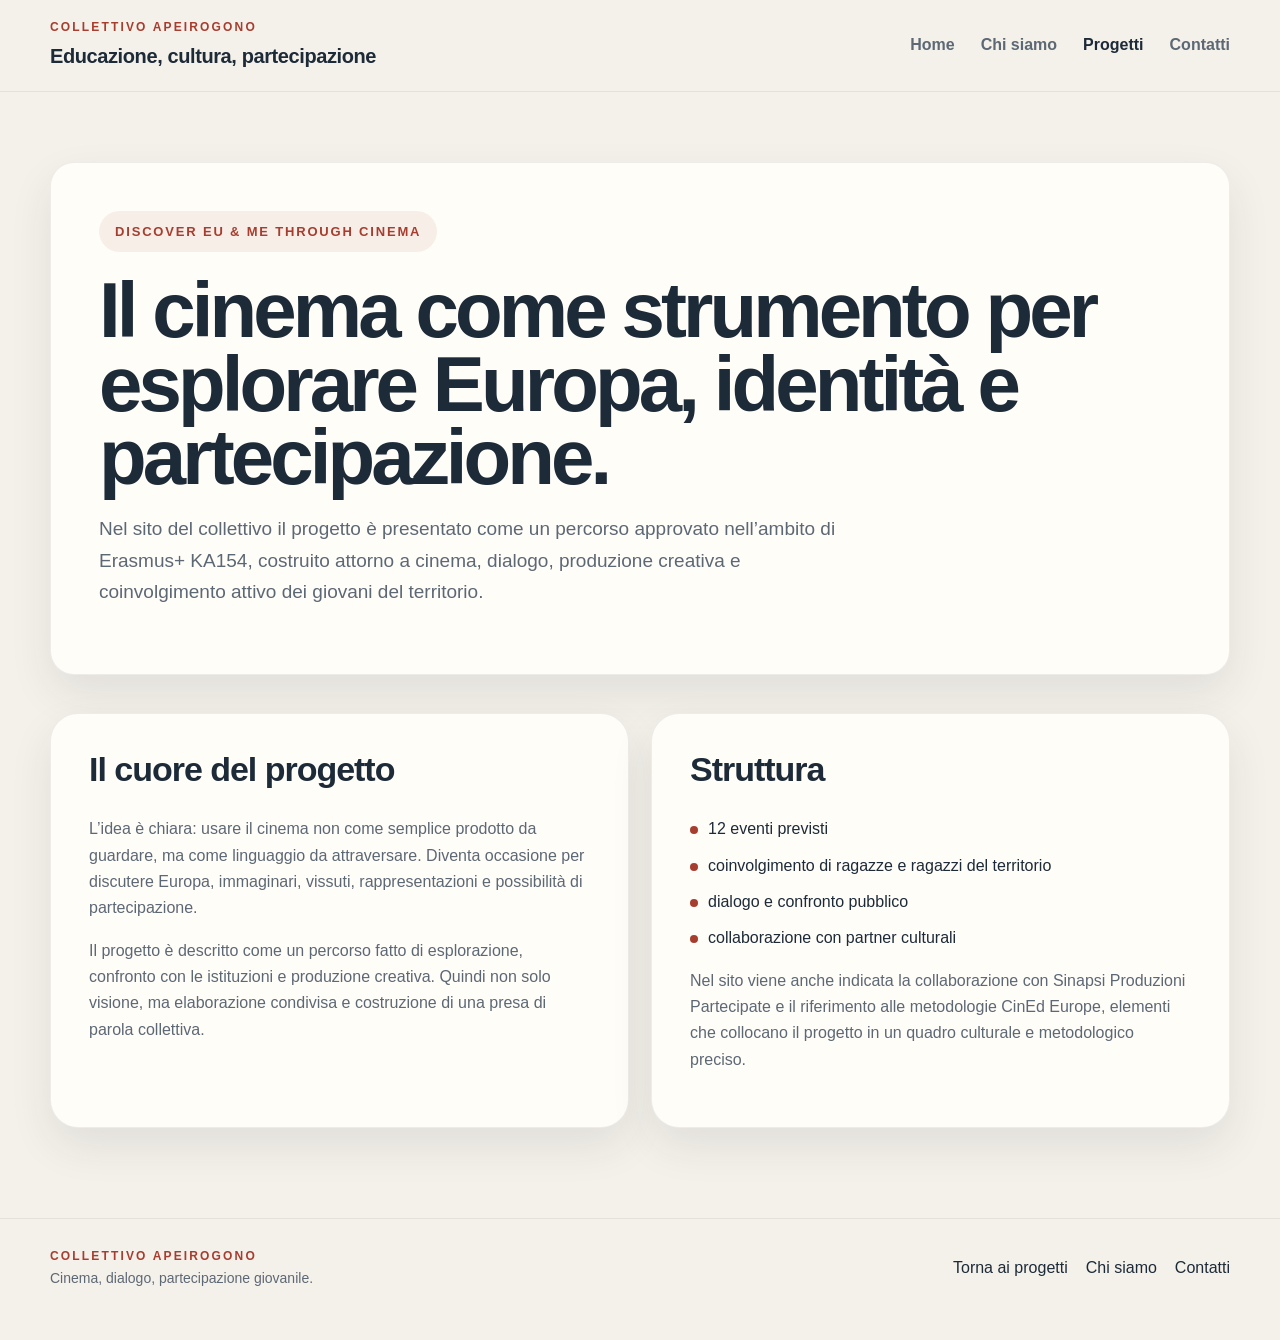
<file: progetto-discover-eu.html>
<!DOCTYPE html>
<html lang="it">
<head>
  <meta charset="UTF-8" />
  <meta name="viewport" content="width=device-width, initial-scale=1.0" />
  <title>Discover EU &amp; Me through Cinema — Collettivo Apeirogono</title>
  <link rel="stylesheet" href="styles.css" />
</head>
<body>
  <header class="site-header">
    <div class="container navbar">
      <a href="index.html" class="brand">
        <span class="brand-kicker">Collettivo Apeirogono</span>
        <span class="brand-title">Educazione, cultura, partecipazione</span>
      </a>
      <button class="nav-toggle" aria-label="Apri menu">☰</button>
      <nav class="nav-links">
        <a href="index.html">Home</a>
        <a href="chi-siamo.html">Chi siamo</a>
        <a href="progetti.html" class="active">Progetti</a>
        <a href="contatti.html">Contatti</a>
      </nav>
    </div>
  </header>

  <main>
    <section class="page-hero">
      <div class="container">
        <div class="panel">
          <span class="eyebrow">Discover EU &amp; Me through Cinema</span>
          <h1>Il cinema come strumento per esplorare Europa, identità e partecipazione.</h1>
          <p class="lead">
            Nel sito del collettivo il progetto è presentato come un percorso approvato nell’ambito di Erasmus+ KA154, costruito attorno a cinema, dialogo, produzione creativa e coinvolgimento attivo dei giovani del territorio.
          </p>
        </div>
      </div>
    </section>

    <section class="content">
      <div class="container grid-2">
        <article class="prose">
          <h2>Il cuore del progetto</h2>
          <p>
            L’idea è chiara: usare il cinema non come semplice prodotto da guardare, ma come linguaggio da attraversare. Diventa occasione per discutere Europa, immaginari, vissuti, rappresentazioni e possibilità di partecipazione.
          </p>
          <p>
            Il progetto è descritto come un percorso fatto di esplorazione, confronto con le istituzioni e produzione creativa. Quindi non solo visione, ma elaborazione condivisa e costruzione di una presa di parola collettiva.
          </p>
        </article>
        <article class="prose">
          <h2>Struttura</h2>
          <ul class="list">
            <li>12 eventi previsti</li>
            <li>coinvolgimento di ragazze e ragazzi del territorio</li>
            <li>dialogo e confronto pubblico</li>
            <li>collaborazione con partner culturali</li>
          </ul>
          <p>
            Nel sito viene anche indicata la collaborazione con Sinapsi Produzioni Partecipate e il riferimento alle metodologie CinEd Europe, elementi che collocano il progetto in un quadro culturale e metodologico preciso.
          </p>
        </article>
      </div>
    </section>
  </main>

  <footer class="footer">
    <div class="container footer-grid">
      <div>
        <div class="brand-kicker">Collettivo Apeirogono</div>
        <div class="notice">Cinema, dialogo, partecipazione giovanile.</div>
      </div>
      <nav class="footer-nav">
        <a href="progetti.html">Torna ai progetti</a>
        <a href="chi-siamo.html">Chi siamo</a>
        <a href="contatti.html">Contatti</a>
      </nav>
    </div>
  </footer>
  <script src="script.js"></script>
</body>
</html>
</file>
<file: styles.css>
:root {
  --bg: #f4f1ea;
  --paper: #fffdf8;
  --ink: #1d2a38;
  --muted: #5d6875;
  --line: #d7d0c6;
  --accent: #a63d2f;
  --accent-2: #2b6c62;
  --accent-3: #d9a441;
  --deep: #213547;
  --radius: 24px;
  --shadow: 0 18px 44px rgba(29, 42, 56, 0.09);
  --max: 1180px;
}

* { box-sizing: border-box; }
html { scroll-behavior: smooth; }
body {
  margin: 0;
  font-family: Inter, Arial, sans-serif;
  background: var(--bg);
  color: var(--ink);
  line-height: 1.65;
}
img { max-width: 100%; display: block; }
a { color: inherit; text-decoration: none; }

.container { width: min(var(--max), calc(100% - 40px)); margin: 0 auto; }
.site-header {
  position: sticky; top: 0; z-index: 30;
  backdrop-filter: blur(12px);
  background: rgba(244, 241, 234, 0.88);
  border-bottom: 1px solid rgba(29, 42, 56, 0.08);
}
.navbar {
  display: flex; align-items: center; justify-content: space-between;
  padding: 18px 0;
}
.brand {
  display: flex; flex-direction: column; gap: 2px;
}
.brand-kicker {
  font-size: 12px; text-transform: uppercase; letter-spacing: .18em;
  color: var(--accent);
  font-weight: 700;
}
.brand-title { font-size: 20px; font-weight: 900; letter-spacing: -.02em; }
.nav-links { display: flex; gap: 26px; align-items: center; }
.nav-links a { font-weight: 600; color: var(--muted); }
.nav-links a:hover, .nav-links a.active { color: var(--ink); }
.nav-toggle {
  display: none; border: 0; background: transparent; font-size: 28px; color: var(--ink);
}

.hero {
  padding: 76px 0 52px;
}
.hero-grid {
  display: grid; grid-template-columns: 1.15fr .85fr; gap: 28px; align-items: stretch;
}
.panel {
  background: var(--paper);
  border: 1px solid rgba(29,42,56,.08);
  border-radius: var(--radius);
  box-shadow: var(--shadow);
}
.hero-main { padding: 56px; }
.eyebrow {
  display: inline-flex; align-items: center; gap: 10px;
  padding: 10px 16px; border-radius: 999px;
  background: rgba(166, 61, 47, 0.08); color: var(--accent); font-weight: 700; font-size: 13px;
  text-transform: uppercase; letter-spacing: .14em;
}
.hero h1, .page-hero h1 {
  margin: 22px 0 14px; font-size: clamp(44px, 7vw, 78px); line-height: .94; letter-spacing: -.05em;
}
.hero p.lead, .page-hero p.lead {
  max-width: 760px; font-size: 19px; color: var(--muted);
}
.actions { display: flex; flex-wrap: wrap; gap: 14px; margin-top: 28px; }
.btn {
  display: inline-flex; align-items: center; justify-content: center;
  padding: 14px 22px; border-radius: 999px; font-weight: 700; transition: .2s ease;
}
.btn.primary { background: var(--accent); color: white; }
.btn.secondary { background: transparent; border: 1px solid rgba(29,42,56,.12); color: var(--ink); }
.btn:hover { transform: translateY(-1px); }
.hero-side { padding: 26px; display: grid; gap: 18px; }
.info-card {
  padding: 24px; border-radius: 22px; background: linear-gradient(180deg, #fffaf1 0%, #f8f1e7 100%);
  border: 1px solid rgba(217, 164, 65, 0.18);
}
.info-card.teal {
  background: linear-gradient(180deg, #edf7f5 0%, #e4f0ed 100%);
  border-color: rgba(43, 108, 98, 0.18);
}
.info-card h3 { margin: 10px 0 10px; font-size: 24px; }
.small-kicker {
  font-size: 12px; font-weight: 800; text-transform: uppercase; letter-spacing: .16em;
}
.small-kicker.gold { color: var(--accent-3); }
.small-kicker.teal { color: var(--accent-2); }

.section { padding: 34px 0 90px; }
.section-head {
  display: flex; align-items: end; justify-content: space-between; gap: 20px; margin-bottom: 26px;
}
.section-head h2 { margin: 0; font-size: clamp(32px, 4vw, 52px); line-height: 1; letter-spacing: -.04em; }
.section-head p { max-width: 620px; color: var(--muted); }
.grid-3 { display: grid; grid-template-columns: repeat(3, 1fr); gap: 22px; }
.grid-2 { display: grid; grid-template-columns: repeat(2, 1fr); gap: 22px; }
.card {
  background: var(--paper); border-radius: 24px; border: 1px solid rgba(29,42,56,.08);
  box-shadow: var(--shadow); overflow: hidden;
}
.card-body { padding: 28px; }
.card h3 { margin: 10px 0 10px; font-size: 28px; line-height: 1.05; }
.card p { color: var(--muted); }
.tag {
  display: inline-flex; padding: 9px 12px; border-radius: 999px; font-size: 12px; font-weight: 800; text-transform: uppercase; letter-spacing: .12em;
}
.tag.coral { background: rgba(166,61,47,.09); color: var(--accent); }
.tag.teal { background: rgba(43,108,98,.1); color: var(--accent-2); }
.tag.gold { background: rgba(217,164,65,.14); color: #8a651d; }
.list { margin: 16px 0 0; padding: 0; list-style: none; }
.list li { padding-left: 18px; position: relative; margin: 10px 0; color: var(--ink); }
.list li::before {
  content: ""; position: absolute; left: 0; top: 10px; width: 8px; height: 8px; border-radius: 999px; background: var(--accent);
}
.alt-band { background: #ebe6dc; border-top: 1px solid rgba(29,42,56,.06); border-bottom: 1px solid rgba(29,42,56,.06); }
.editorial {
  display: grid; grid-template-columns: .9fr 1.1fr; gap: 26px; align-items: stretch;
}
.editorial-copy, .editorial-panel { padding: 34px; }
.editorial-panel { background: var(--deep); color: white; border-radius: 28px; }
.editorial-panel p { color: rgba(255,255,255,.82); }
.metrics { display: grid; grid-template-columns: repeat(3, 1fr); gap: 14px; margin-top: 18px; }
.metric {
  background: rgba(255,255,255,.09); border: 1px solid rgba(255,255,255,.08);
  border-radius: 20px; padding: 18px;
}
.metric strong { display: block; font-size: 28px; line-height: 1; }
.metric span { display: block; margin-top: 6px; font-size: 13px; color: rgba(255,255,255,.72); }
.timeline { display: grid; gap: 16px; }
.timeline-item {
  background: var(--paper); border-radius: 24px; border: 1px solid rgba(29,42,56,.08); box-shadow: var(--shadow); padding: 24px;
}
.timeline-item time { font-size: 13px; letter-spacing: .12em; text-transform: uppercase; font-weight: 800; color: var(--accent-2); }
.page-hero { padding: 70px 0 28px; }
.page-hero .panel { padding: 48px; }
.content { padding: 10px 0 90px; }
.prose {
  background: var(--paper); border-radius: 28px; border: 1px solid rgba(29,42,56,.08); box-shadow: var(--shadow); padding: 38px;
}
.prose h2, .prose h3 { line-height: 1.05; letter-spacing: -.03em; }
.prose h2 { font-size: 34px; margin-top: 0; }
.prose h3 { font-size: 24px; margin-top: 28px; }
.prose p { color: var(--muted); }
.project-index { display: grid; gap: 18px; }
.project-link {
  display: grid; grid-template-columns: 1.1fr .9fr; gap: 20px; align-items: center;
  background: var(--paper); border-radius: 26px; border: 1px solid rgba(29,42,56,.08); box-shadow: var(--shadow); padding: 28px;
}
.project-link h3 { margin: 10px 0; font-size: 34px; }
.project-link p { color: var(--muted); margin: 0; }
.contact-grid { display: grid; grid-template-columns: 1fr 1fr; gap: 22px; }
.contact-card { padding: 28px; }
.contact-card p, .contact-card li { color: var(--muted); }
.footer {
  border-top: 1px solid rgba(29,42,56,.08);
  padding: 28px 0 50px;
}
.footer-grid { display: flex; justify-content: space-between; gap: 20px; align-items: center; }
.footer-nav { display: flex; gap: 18px; flex-wrap: wrap; }
.notice { font-size: 14px; color: var(--muted); }

@media (max-width: 960px) {
  .hero-grid, .grid-3, .grid-2, .editorial, .project-link, .contact-grid { grid-template-columns: 1fr; }
  .metrics { grid-template-columns: 1fr; }
  .hero-main, .page-hero .panel { padding: 34px; }
  .section-head { flex-direction: column; align-items: start; }
}

@media (max-width: 760px) {
  .nav-toggle { display: block; }
  .nav-links {
    position: absolute; left: 20px; right: 20px; top: calc(100% + 10px);
    background: var(--paper); border: 1px solid rgba(29,42,56,.08); border-radius: 20px; box-shadow: var(--shadow);
    padding: 14px; display: none; flex-direction: column; align-items: flex-start; gap: 14px;
  }
  .nav-links.open { display: flex; }
  .container { width: min(var(--max), calc(100% - 26px)); }
  .hero { padding-top: 48px; }
  .hero h1, .page-hero h1 { font-size: 42px; }
  .card-body, .prose, .timeline-item, .project-link, .contact-card { padding: 22px; }
}
</file>
